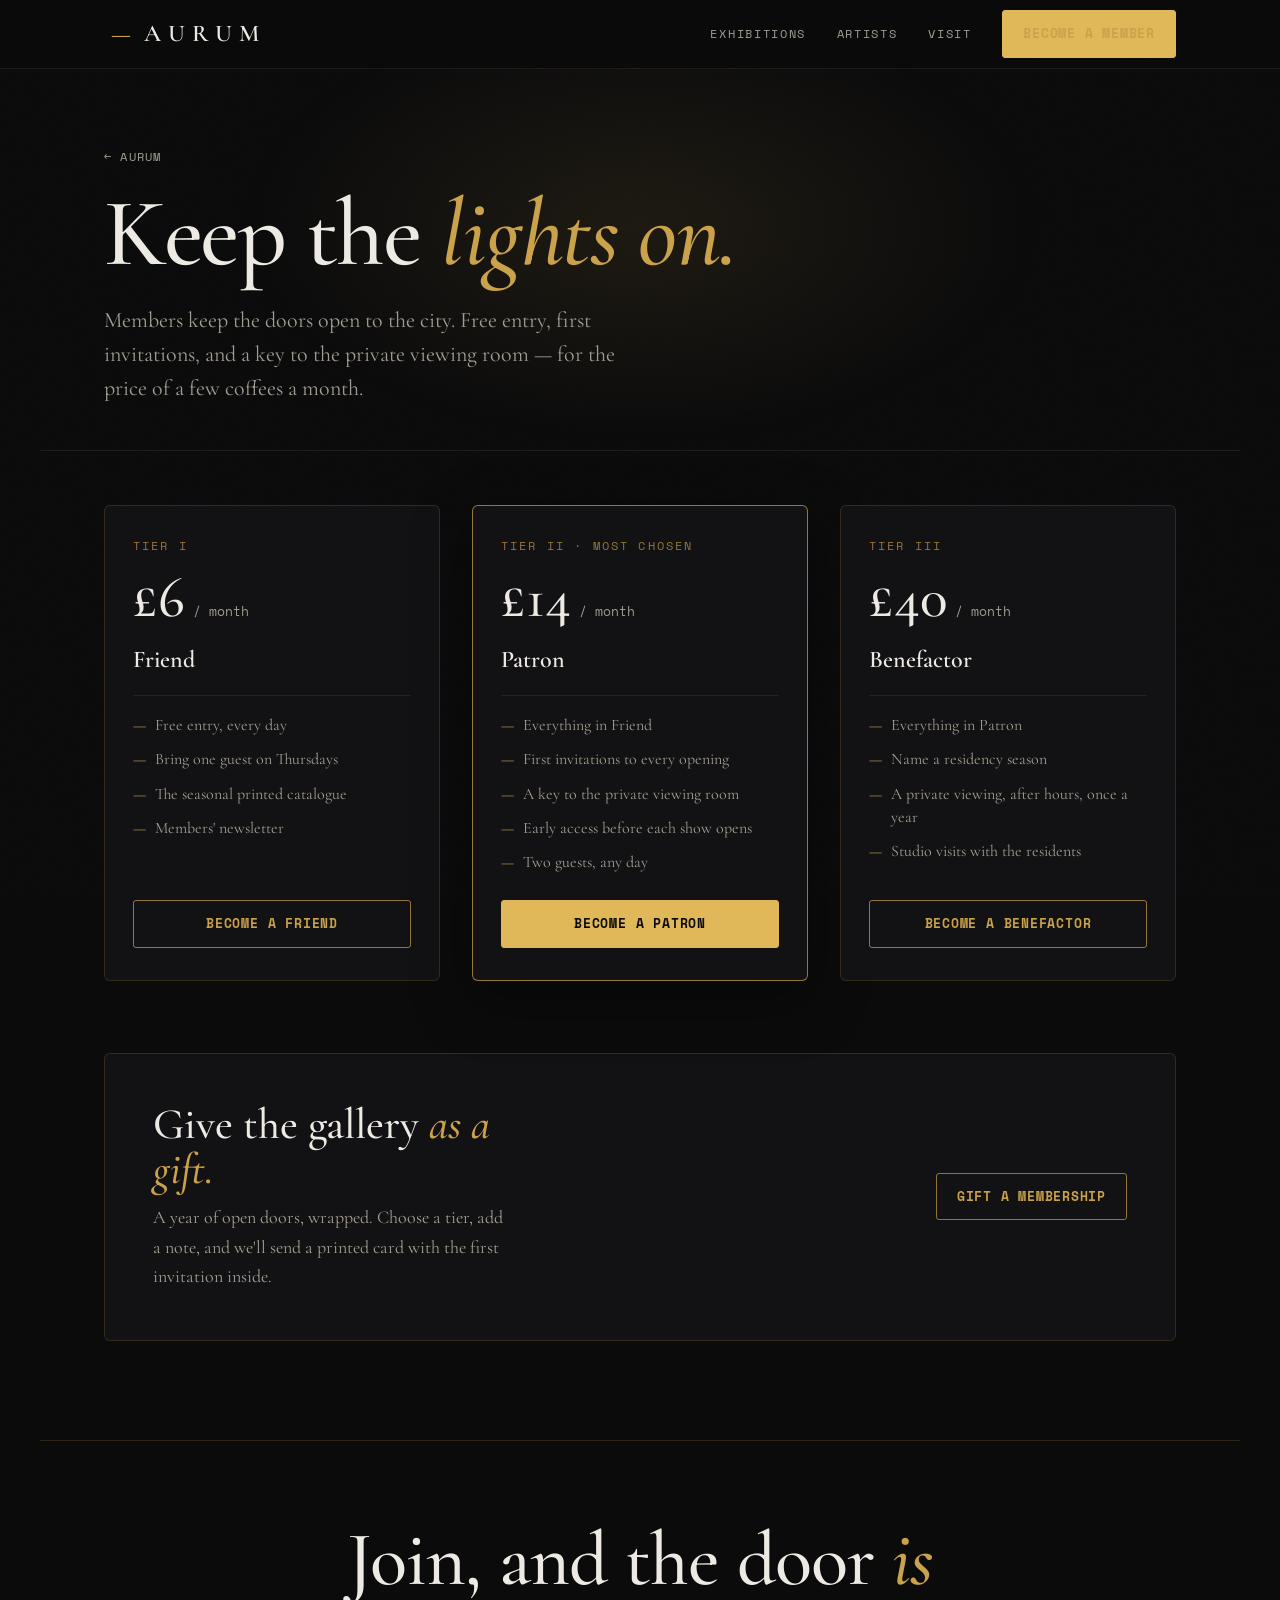
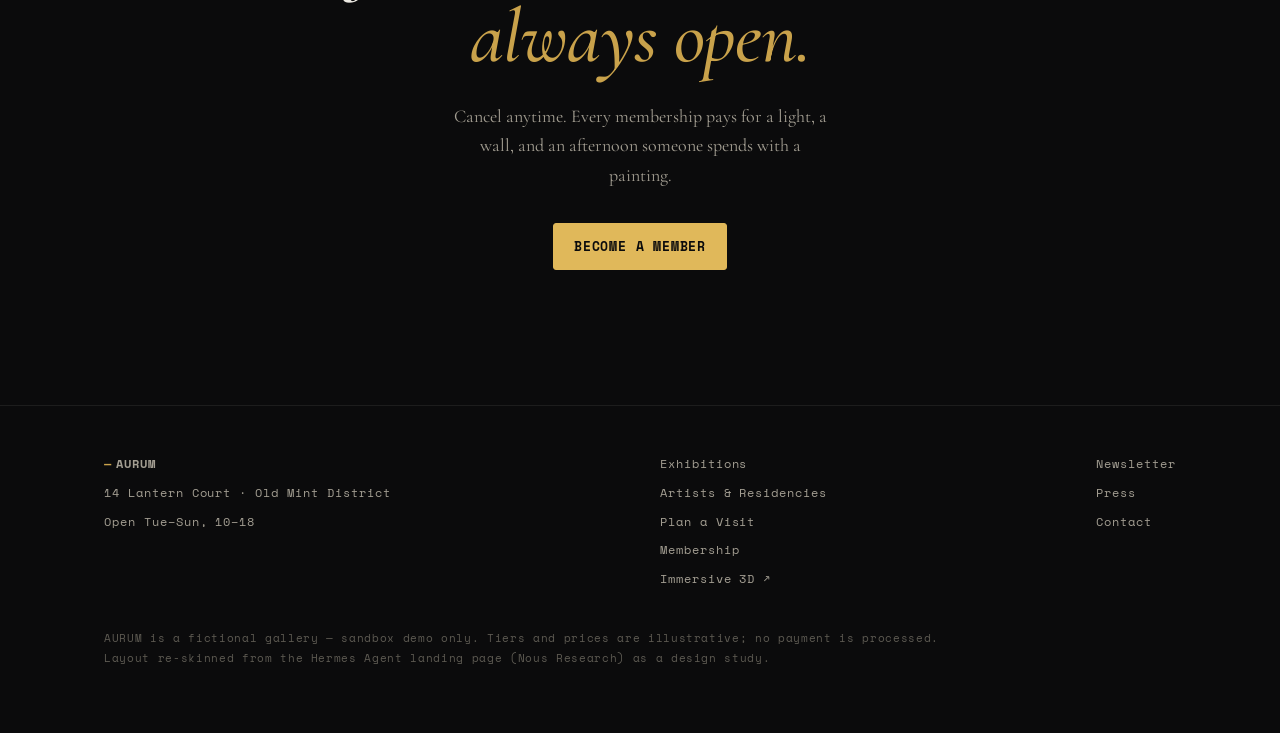
<file: membership.html>
<!DOCTYPE html>
<html lang="en">
<head>
<meta charset="UTF-8">
<meta name="viewport" content="width=device-width, initial-scale=1.0">
<title>Membership — AURUM Gallery</title>
<meta name="description" content="Join AURUM. Free entry, first invitations, and a key to the private viewing room — for the price of a few coffees a month.">
<link rel="preconnect" href="https://fonts.googleapis.com">
<link rel="preconnect" href="https://fonts.gstatic.com" crossorigin>
<link href="https://fonts.googleapis.com/css2?family=Cormorant+Garamond:wght@400;500;600;700&family=Space+Mono:wght@400;700&display=swap" rel="stylesheet">
<link rel="icon" href="favicon.svg" type="image/svg+xml">
<link rel="stylesheet" href="style.css">
</head>
<body>
<div class="glow" aria-hidden="true"></div>

<header>
  <div class="wrap nav">
    <a href="index.html" class="brand" aria-label="AURUM Gallery home">AURUM</a>
    <button class="nav-toggle" aria-expanded="false" aria-controls="primary-nav">Menu</button>
    <nav class="nav-links" id="primary-nav" aria-label="Primary">
      <a href="exhibitions.html">Exhibitions</a>
      <a href="artists.html">Artists</a>
      <a href="visit.html">Visit</a>
      <a href="membership.html" class="btn" aria-current="page">Become a Member</a>
    </nav>
  </div>
</header>

<main>
  <section class="wrap page-hero">
    <a href="index.html" class="crumb">← AURUM</a>
    <h1>Keep the <em>lights on.</em></h1>
    <p class="lede">Members keep the doors open to the city. Free entry, first invitations, and a key to the private viewing room — for the price of a few coffees a month.</p>
  </section>

  <div class="wrap">
    <div class="tiers">
      <article class="tier">
        <span class="mono">Tier I</span>
        <div class="price">£6<span class="per"> / month</span></div>
        <div class="name">Friend</div>
        <ul>
          <li>Free entry, every day</li>
          <li>Bring one guest on Thursdays</li>
          <li>The seasonal printed catalogue</li>
          <li>Members' newsletter</li>
        </ul>
        <a href="#join" class="btn btn--ghost">Become a Friend</a>
      </article>

      <article class="tier feature-tier">
        <span class="mono">Tier II · most chosen</span>
        <div class="price">£14<span class="per"> / month</span></div>
        <div class="name">Patron</div>
        <ul>
          <li>Everything in Friend</li>
          <li>First invitations to every opening</li>
          <li>A key to the private viewing room</li>
          <li>Early access before each show opens</li>
          <li>Two guests, any day</li>
        </ul>
        <a href="#join" class="btn">Become a Patron</a>
      </article>

      <article class="tier">
        <span class="mono">Tier III</span>
        <div class="price">£40<span class="per"> / month</span></div>
        <div class="name">Benefactor</div>
        <ul>
          <li>Everything in Patron</li>
          <li>Name a residency season</li>
          <li>A private viewing, after hours, once a year</li>
          <li>Studio visits with the residents</li>
        </ul>
        <a href="#join" class="btn btn--ghost">Become a Benefactor</a>
      </article>
    </div>

    <!-- gift option (on-brand: a membership makes a gift) -->
    <div class="gift-band">
      <div>
        <h2>Give the gallery <em style="color:var(--gold); font-style:italic;">as a gift.</em></h2>
        <p>A year of open doors, wrapped. Choose a tier, add a note, and we'll send a printed card with the first invitation inside.</p>
      </div>
      <a href="#gift" class="btn btn--ghost">Gift a membership</a>
    </div>
  </div>

  <section class="wrap closing" id="join">
    <h2>Join, and the door <em>is always open.</em></h2>
    <p>Cancel anytime. Every membership pays for a light, a wall, and an afternoon someone spends with a painting.</p>
    <a href="#join" class="btn">Become a Member</a>
  </section>
</main>

<footer>
  <div class="wrap foot">
    <div class="col">
      <span class="brand-sm">AURUM</span>
      <span>14 Lantern Court · Old Mint District</span>
      <span>Open Tue–Sun, 10–18</span>
    </div>
    <div class="col">
      <a href="exhibitions.html">Exhibitions</a>
      <a href="artists.html">Artists &amp; Residencies</a>
      <a href="visit.html">Plan a Visit</a>
      <a href="membership.html">Membership</a>
      <a href="https://3dgallery.ziwenzhou.com" target="_blank" rel="noopener">Immersive 3D ↗</a>
    </div>
    <div class="col">
      <a href="membership.html">Newsletter</a>
      <a href="visit.html">Press</a>
      <a href="visit.html">Contact</a>
    </div>
  </div>
  <div class="wrap fineprint">
    AURUM is a fictional gallery — sandbox demo only. Tiers and prices are illustrative; no payment is processed.<br>
    Layout re-skinned from the Hermes Agent landing page (Nous Research) as a design study.
  </div>
</footer>
<script src="script.js"></script>
</body>
</html>
</file>
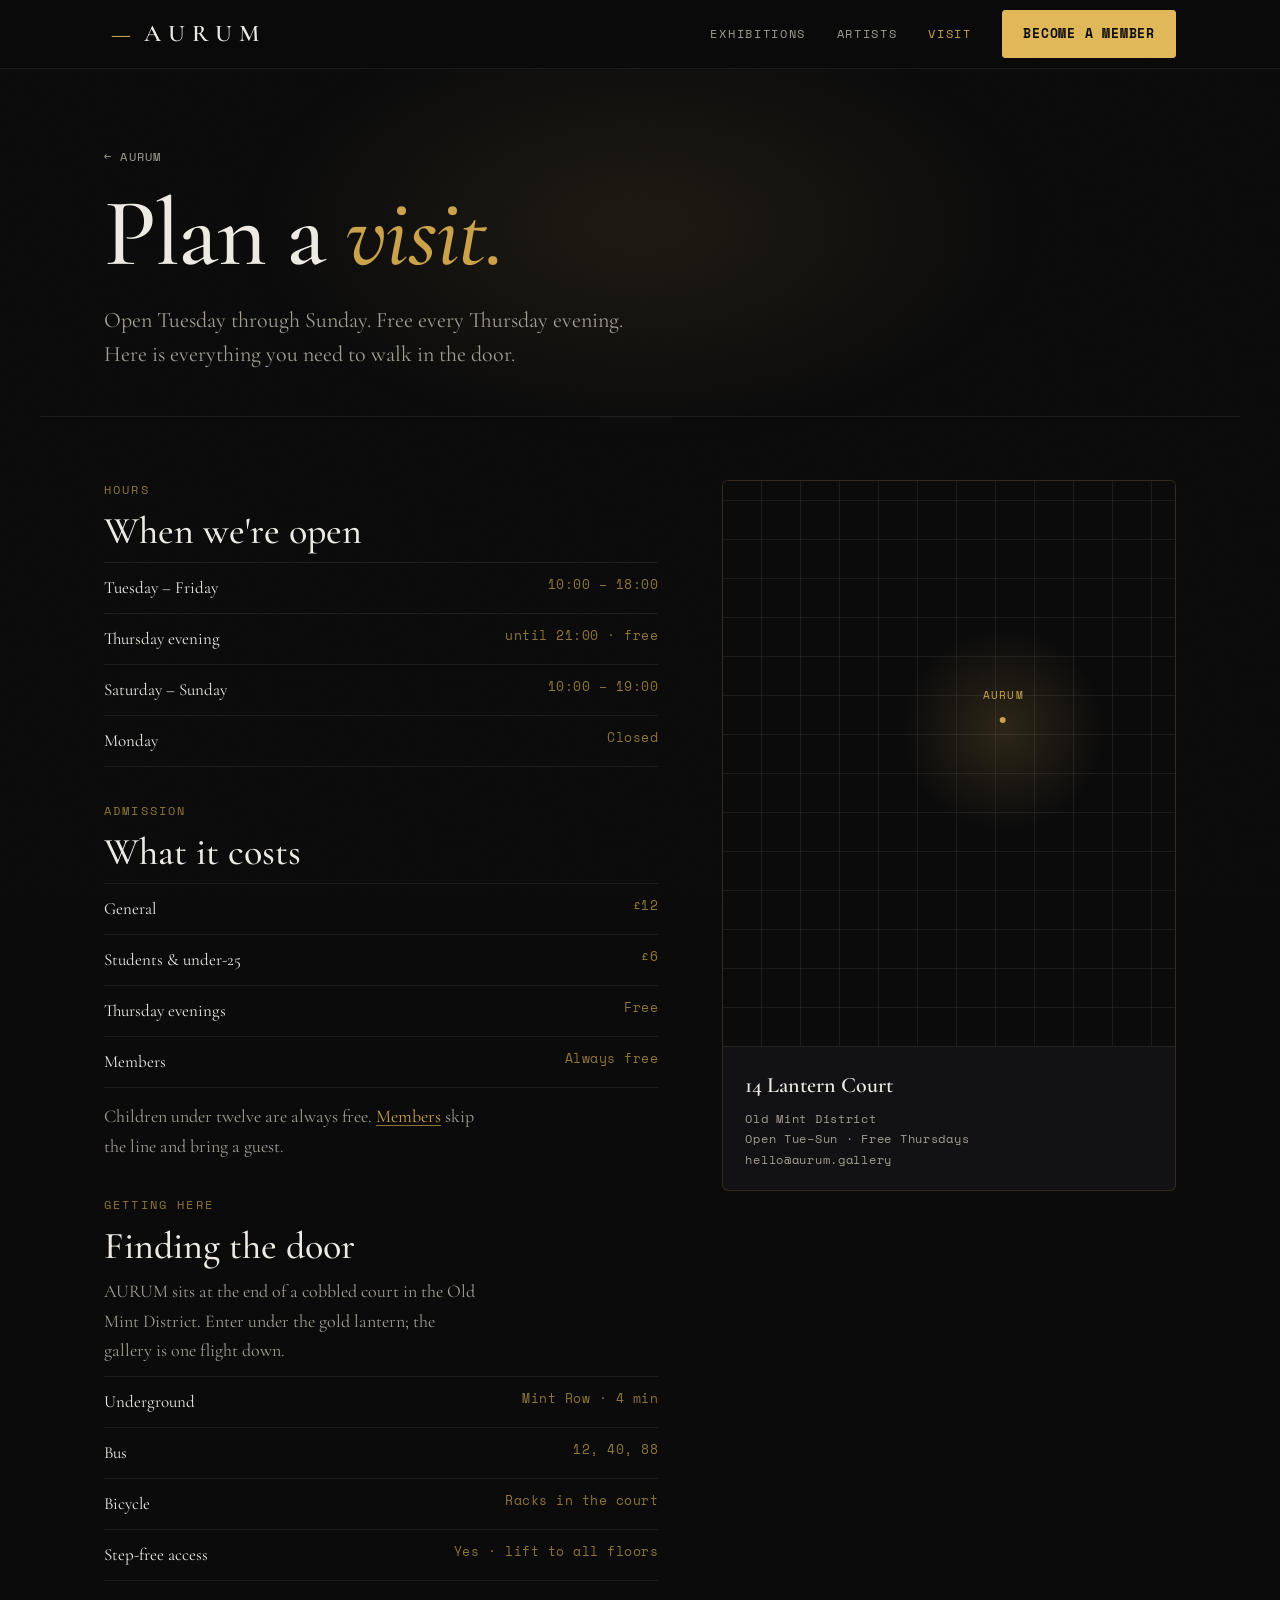
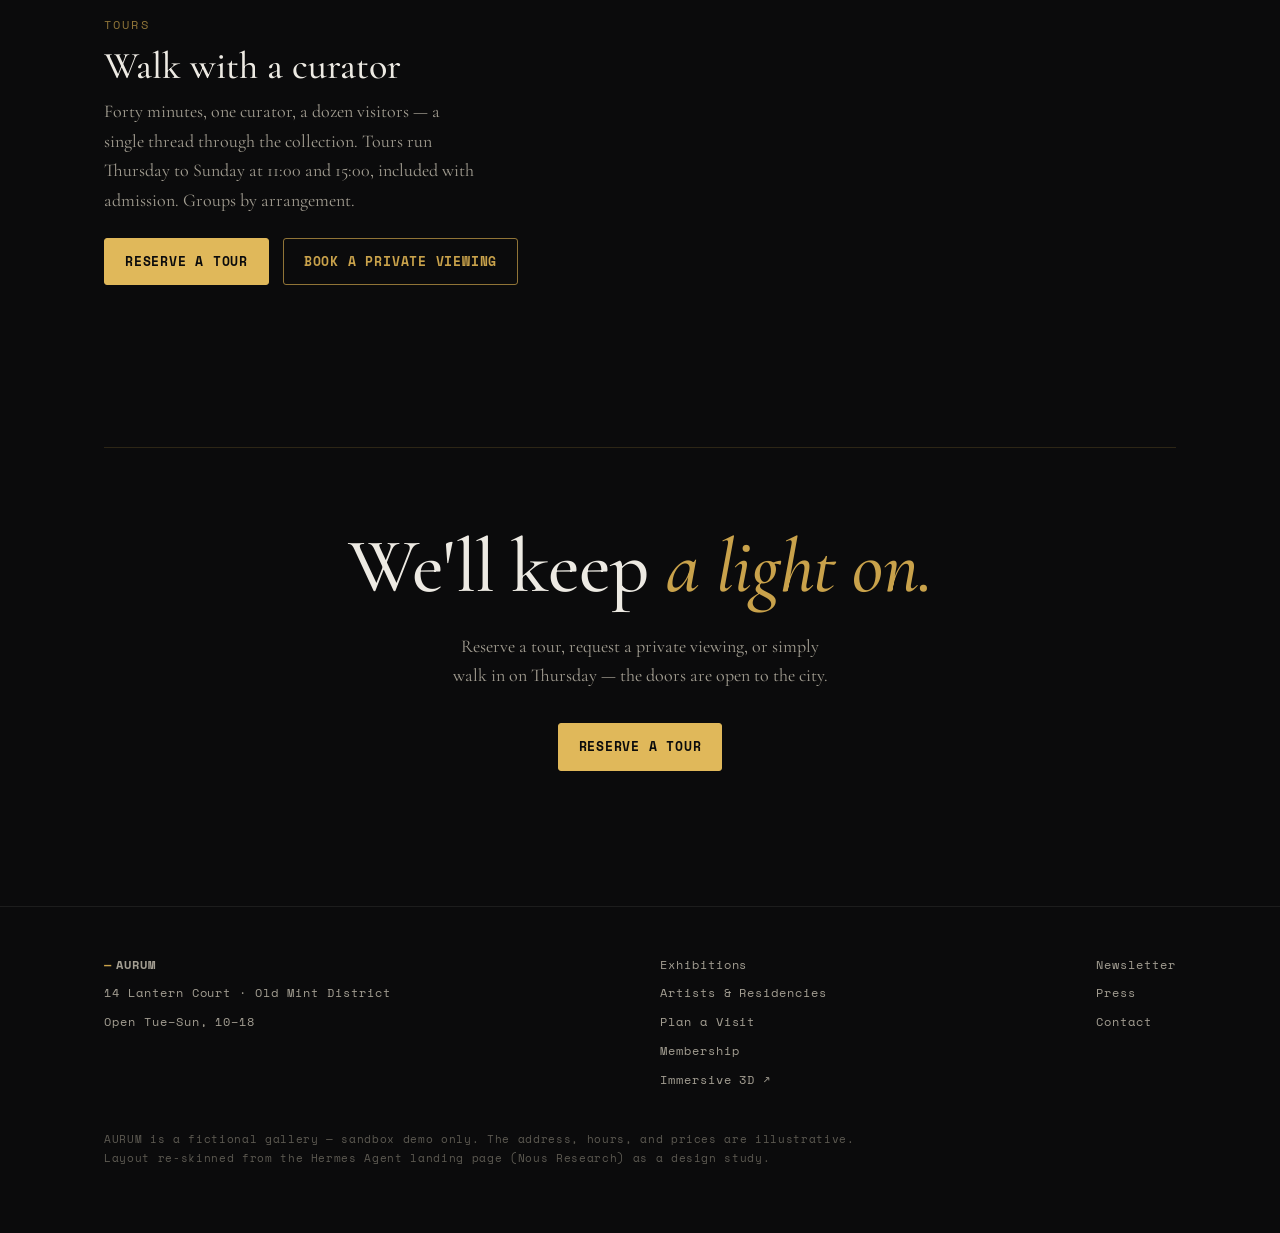
<file: visit.html>
<!DOCTYPE html>
<html lang="en">
<head>
<meta charset="UTF-8">
<meta name="viewport" content="width=device-width, initial-scale=1.0">
<title>Visit — AURUM Gallery</title>
<meta name="description" content="Hours, admission, location, and tours. Plan your visit to AURUM — open Tuesday to Sunday, free every Thursday evening.">
<link rel="preconnect" href="https://fonts.googleapis.com">
<link rel="preconnect" href="https://fonts.gstatic.com" crossorigin>
<link href="https://fonts.googleapis.com/css2?family=Cormorant+Garamond:wght@400;500;600;700&family=Space+Mono:wght@400;700&display=swap" rel="stylesheet">
<link rel="icon" href="favicon.svg" type="image/svg+xml">
<link rel="stylesheet" href="style.css">
</head>
<body>
<div class="glow" aria-hidden="true"></div>

<header>
  <div class="wrap nav">
    <a href="index.html" class="brand" aria-label="AURUM Gallery home">AURUM</a>
    <button class="nav-toggle" aria-expanded="false" aria-controls="primary-nav">Menu</button>
    <nav class="nav-links" id="primary-nav" aria-label="Primary">
      <a href="exhibitions.html">Exhibitions</a>
      <a href="artists.html">Artists</a>
      <a href="visit.html" aria-current="page">Visit</a>
      <a href="membership.html" class="btn">Become a Member</a>
    </nav>
  </div>
</header>

<main>
  <section class="wrap page-hero">
    <a href="index.html" class="crumb">← AURUM</a>
    <h1>Plan a <em>visit.</em></h1>
    <p class="lede">Open Tuesday through Sunday. Free every Thursday evening. Here is everything you need to walk in the door.</p>
  </section>

  <div class="wrap">
    <div class="visit-grid">
      <!-- left: logistics -->
      <div class="info-list">
        <div class="info-block">
          <span class="mono">Hours</span>
          <h2>When we're open</h2>
          <div class="rows">
            <div><span class="k">Tuesday – Friday</span><span class="v">10:00 – 18:00</span></div>
            <div><span class="k">Thursday evening</span><span class="v free">until 21:00 · free</span></div>
            <div><span class="k">Saturday – Sunday</span><span class="v">10:00 – 19:00</span></div>
            <div><span class="k">Monday</span><span class="v">Closed</span></div>
          </div>
        </div>

        <div class="info-block">
          <span class="mono">Admission</span>
          <h2>What it costs</h2>
          <div class="rows">
            <div><span class="k">General</span><span class="v">£12</span></div>
            <div><span class="k">Students &amp; under-25</span><span class="v">£6</span></div>
            <div><span class="k">Thursday evenings</span><span class="v free">Free</span></div>
            <div><span class="k">Members</span><span class="v free">Always free</span></div>
          </div>
          <p style="margin-top:14px;">Children under twelve are always free. <a href="membership.html" class="link">Members</a> skip the line and bring a guest.</p>
        </div>

        <div class="info-block" id="getting-here">
          <span class="mono">Getting here</span>
          <h2>Finding the door</h2>
          <p>AURUM sits at the end of a cobbled court in the Old Mint District. Enter under the gold lantern; the gallery is one flight down.</p>
          <div class="rows">
            <div><span class="k">Underground</span><span class="v">Mint Row · 4 min</span></div>
            <div><span class="k">Bus</span><span class="v">12, 40, 88</span></div>
            <div><span class="k">Bicycle</span><span class="v">Racks in the court</span></div>
            <div><span class="k">Step-free access</span><span class="v free">Yes · lift to all floors</span></div>
          </div>
        </div>

        <div class="info-block" id="tours">
          <span class="mono">Tours</span>
          <h2>Walk with a curator</h2>
          <p>Forty minutes, one curator, a dozen visitors — a single thread through the collection. Tours run Thursday to Sunday at 11:00 and 15:00, included with admission. Groups by arrangement.</p>
          <div class="visit-cta">
            <a href="#book" class="btn">Reserve a tour</a>
            <a href="membership.html" class="btn btn--ghost">Book a private viewing</a>
          </div>
        </div>
      </div>

      <!-- right: location plate (stylised — fictional gallery) -->
      <aside class="map-plate" aria-label="Location">
        <div class="grid-art" role="img" aria-label="Stylised map of the Old Mint District with AURUM marked at the end of Lantern Court.">
          <span class="pin">AURUM</span>
        </div>
        <div class="addr">
          <div class="ttl">14 Lantern Court</div>
          <div class="line">Old Mint District<br>Open Tue–Sun · Free Thursdays<br>hello@aurum.gallery</div>
        </div>
      </aside>
    </div>

    <section class="closing" id="book">
      <h2>We'll keep <em>a light on.</em></h2>
      <p>Reserve a tour, request a private viewing, or simply walk in on Thursday — the doors are open to the city.</p>
      <a href="#tours" class="btn">Reserve a tour</a>
    </section>
  </div>
</main>

<footer>
  <div class="wrap foot">
    <div class="col">
      <span class="brand-sm">AURUM</span>
      <span>14 Lantern Court · Old Mint District</span>
      <span>Open Tue–Sun, 10–18</span>
    </div>
    <div class="col">
      <a href="exhibitions.html">Exhibitions</a>
      <a href="artists.html">Artists &amp; Residencies</a>
      <a href="visit.html">Plan a Visit</a>
      <a href="membership.html">Membership</a>
      <a href="https://3dgallery.ziwenzhou.com" target="_blank" rel="noopener">Immersive 3D ↗</a>
    </div>
    <div class="col">
      <a href="membership.html">Newsletter</a>
      <a href="visit.html">Press</a>
      <a href="visit.html">Contact</a>
    </div>
  </div>
  <div class="wrap fineprint">
    AURUM is a fictional gallery — sandbox demo only. The address, hours, and prices are illustrative.<br>
    Layout re-skinned from the Hermes Agent landing page (Nous Research) as a design study.
  </div>
</footer>
<script src="script.js"></script>
</body>
</html>
</file>
<file: style.css>
/* ===========================================================
   AURUM Gallery — shared styles for all pages
   Gold = light, never paint. See CLAUDE.md for the locked system.
   =========================================================== */

:root{
  --bg:#0B0B0C;
  --bg-raise:#121113;
  --text:#EDEAE3;
  --muted:#A39E92;
  --gold:#C9A24B;
  --gold-bright:#E0B85A;     /* primary CTA fill only */
  --gold-soft:rgba(201,162,75,.70);
  --hair:rgba(201,162,75,.18);
  --hair-faint:rgba(237,234,227,.08);
  --serif:'Cormorant Garamond','Hoefler Text',Georgia,'Times New Roman',serif;
  --mono:'Space Mono',ui-monospace,'SF Mono',Menlo,monospace;
  --maxw:1200px;
  --pad:clamp(20px,5vw,64px);
}

*{box-sizing:border-box;margin:0;padding:0;}
@media (prefers-reduced-motion:no-preference){ html{scroll-behavior:smooth;} }

body{
  background:var(--bg); color:var(--text);
  font-family:var(--serif); font-size:18px; line-height:1.65;
  -webkit-font-smoothing:antialiased; overflow-x:hidden;
}

/* grain + ambient gold spotlight */
body::before{
  content:""; position:fixed; inset:0; z-index:0; pointer-events:none;
  background-image:url("data:image/svg+xml,%3Csvg xmlns='http://www.w3.org/2000/svg' width='160' height='160'%3E%3Cfilter id='n'%3E%3CfeTurbulence type='fractalNoise' baseFrequency='0.85' numOctaves='2' stitchTiles='stitch'/%3E%3C/filter%3E%3Crect width='100%25' height='100%25' filter='url(%23n)' opacity='0.4'/%3E%3C/svg%3E");
  opacity:.05; mix-blend-mode:overlay;
}
.glow{
  position:fixed; top:-10%; left:50%; transform:translateX(-50%);
  width:90vw; height:70vh; z-index:0; pointer-events:none;
  background:radial-gradient(closest-side,rgba(201,162,75,.10),rgba(201,162,75,0) 70%);
}

.wrap{position:relative; z-index:1; max-width:var(--maxw); margin:0 auto; padding-inline:var(--pad);}

a{color:inherit;}
a.link{color:var(--gold); text-decoration:underline; text-underline-offset:3px; text-decoration-thickness:1px; text-decoration-color:var(--gold-soft);}
a.link:hover{text-decoration-color:var(--gold);}
:focus-visible{outline:2px solid var(--gold); outline-offset:3px; border-radius:2px;}

.mono{font-family:var(--mono); letter-spacing:.18em; text-transform:uppercase; font-size:12px; color:var(--gold-soft);}

/* ---------------- buttons ---------------- */
.btn{
  font-family:var(--mono); font-size:13px; letter-spacing:.06em; text-transform:uppercase; font-weight:700;
  background:var(--gold-bright); color:#0B0B0C;     /* brighter fill, dark text — fixes muddy mid-gold */
  padding:12px 20px; border-radius:3px; text-decoration:none; border:1px solid var(--gold-bright);
  display:inline-block; white-space:nowrap; transition:filter .2s, transform .1s;
}
.btn:hover{filter:brightness(1.06);}
.btn:active{transform:translateY(1px);}
/* secondary / gallery-native ghost button */
.btn--ghost{
  background:transparent; color:var(--gold); border:1px solid var(--gold-soft);
}
.btn--ghost:hover{background:var(--hair); border-color:var(--gold); color:var(--text); filter:none;}

/* ---------------- nav ---------------- */
header{position:sticky; top:0; z-index:20; backdrop-filter:blur(8px); background:rgba(11,11,12,.72); border-bottom:1px solid var(--hair-faint);}
.nav{display:flex; align-items:center; justify-content:space-between; height:68px;}
.brand{font-family:var(--serif); font-weight:600; font-size:24px; letter-spacing:.30em; padding-left:.30em; text-decoration:none;}
.brand::before{content:"—"; color:var(--gold); margin-right:.55em; letter-spacing:0;}
.nav-links{display:flex; align-items:center; gap:clamp(14px,2.4vw,34px);}
.nav-links a:not(.btn){font-family:var(--mono); font-size:12px; letter-spacing:.14em; text-transform:uppercase; color:var(--muted); text-decoration:none; transition:color .2s;}
.nav-links a:not(.btn):hover, .nav-links a[aria-current="page"]{color:var(--text);}
.nav-links a[aria-current="page"]{color:var(--gold);}
.nav-toggle{display:none; background:transparent; border:1px solid var(--hair); color:var(--gold); font-family:var(--mono); font-size:12px; letter-spacing:.12em; text-transform:uppercase; padding:8px 14px; border-radius:3px; cursor:pointer;}

/* ---------------- generic page hero (sub-pages) ---------------- */
.page-hero{padding-top:clamp(48px,8vh,96px); padding-bottom:clamp(32px,5vh,56px); border-bottom:1px solid var(--hair-faint);}
.page-hero .crumb{font-family:var(--mono); font-size:12px; letter-spacing:.1em; text-transform:uppercase; color:var(--muted); text-decoration:none; display:inline-block; margin-bottom:20px;}
.page-hero .crumb:hover{color:var(--gold);}
.page-hero h1{font-weight:500; letter-spacing:-.015em; line-height:.98; font-size:clamp(46px,7.5vw,104px); max-width:16ch;}
.page-hero h1 em{font-style:italic; color:var(--gold);}
.page-hero p.lede{margin-top:22px; max-width:50ch; color:var(--muted); font-size:clamp(17px,2vw,22px); line-height:1.55;}

/* ---------------- home hero ---------------- */
.hero{padding-top:clamp(56px,9vh,120px); padding-bottom:clamp(40px,6vh,72px);}
.hero .kick{margin-bottom:22px; display:inline-block;}
.hero h1{font-weight:500; letter-spacing:-.015em; line-height:1.0; font-size:clamp(56px,9vw,128px); max-width:15ch; padding-bottom:.04em;}
.hero h1 em{font-style:italic; color:var(--gold);}
.hero p.lede{margin-top:26px; max-width:44ch; color:var(--muted); font-size:clamp(18px,2.1vw,23px); line-height:1.55;}

/* ---------------- cards (3-up) ---------------- */
.cards{display:flex; flex-wrap:wrap; gap:20px; margin-top:clamp(40px,6vh,68px);}
.card{flex:1 1 260px; min-width:0; border:1px solid var(--hair); border-radius:6px; overflow:hidden; background:var(--bg-raise); display:flex; flex-direction:column; transition:border-color .25s, transform .25s;}
.card:hover{border-color:var(--gold-soft); transform:translateY(-3px);}
.card .thumb{aspect-ratio:4/3; overflow:hidden; position:relative; border-bottom:1px solid var(--hair-faint);}
.card .thumb img{width:100%; height:100%; object-fit:cover; filter:saturate(.92) brightness(.92);}
.card .body{padding:20px 22px 24px;}
.card .body .mono{display:block; margin-bottom:10px;}
.card .body h3{font-weight:600; font-size:27px; line-height:1.1; margin-bottom:6px;}
.card .body p{color:var(--muted); font-size:16px; line-height:1.5; margin-bottom:16px;}

/* ---------------- featured / now-showing band ---------------- */
.featured{margin-top:clamp(72px,11vh,128px); border-top:1px solid var(--hair); padding-top:clamp(40px,6vh,64px);}
.featured .head{display:flex; align-items:baseline; justify-content:space-between; gap:20px; flex-wrap:wrap; margin-bottom:28px;}
.featured h2{font-weight:500; font-size:clamp(34px,5vw,60px); letter-spacing:-.01em; line-height:1;}
.featured .plate{position:relative; border:1px solid var(--hair); border-radius:6px; overflow:hidden; aspect-ratio:16/9; background:var(--bg-raise);}
.featured .plate img{width:100%; height:100%; object-fit:cover; filter:saturate(.95);}
.featured .caption{position:absolute; left:0; bottom:0; right:0; padding:22px 26px; background:linear-gradient(0deg,rgba(11,11,12,.92),rgba(11,11,12,.45) 55%,transparent);}
.featured .caption .ttl{font-size:clamp(22px,3vw,34px); font-weight:600; line-height:1.1;}
.featured .caption .meta{font-family:var(--mono); font-size:12px; letter-spacing:.08em; color:var(--gold-soft); margin-top:8px;}

/* ---------------- six numbered blocks ---------------- */
.features{margin-top:clamp(64px,9vh,112px);}
.feature{display:grid; grid-template-columns:1fr 1fr; gap:clamp(28px,5vw,72px); align-items:center; padding:clamp(56px,8vh,104px) 0; border-top:1px solid var(--hair-faint);}
.feature:nth-child(even) .feature__media{order:2;}
.feature__media{position:relative;}
.frame{border:1px solid var(--hair); border-radius:4px; padding:clamp(14px,2vw,26px); background:var(--bg-raise);}
.frame .art{overflow:hidden; border-radius:2px; box-shadow:0 18px 50px rgba(0,0,0,.45); aspect-ratio:4/5;}
.feature:nth-child(3n+1) .frame .art{aspect-ratio:4/5;}
.feature:nth-child(3n+2) .frame .art{aspect-ratio:1/1;}
.feature:nth-child(3n+3) .frame .art{aspect-ratio:5/4;}
.frame .art img{width:100%; height:100%; object-fit:cover; filter:saturate(.94) brightness(.95);}
.frame .label{display:flex; justify-content:space-between; align-items:baseline; margin-top:14px; gap:12px;}
.frame .label .t{font-style:italic; font-size:17px; color:var(--text);}
.frame .label .a{font-family:var(--mono); font-size:11px; letter-spacing:.06em; color:var(--gold-soft); text-align:right; white-space:nowrap;}
.feature__copy .num{font-family:var(--mono); font-size:13px; letter-spacing:.05em; color:var(--gold); display:block; margin-bottom:18px;}
.feature__copy .num b{font-weight:700;}
.feature__copy .kicker{display:block; font-family:var(--mono); font-size:12px; letter-spacing:.2em; text-transform:uppercase; color:var(--gold-soft); margin-bottom:12px;}
.feature__copy h2{font-weight:500; font-size:clamp(34px,4.6vw,56px); letter-spacing:-.01em; line-height:1.02; margin-bottom:18px;}
.feature__copy p{color:var(--muted); font-size:clamp(17px,1.7vw,20px); line-height:1.6; max-width:44ch;}
.feature__copy .more{margin-top:22px; display:inline-block;}

/* ---------------- VISIT page ---------------- */
.visit-grid{display:grid; grid-template-columns:1.1fr .9fr; gap:clamp(28px,5vw,64px); padding:clamp(48px,7vh,88px) 0; align-items:start;}
.info-list{display:flex; flex-direction:column; gap:34px;}
.info-block .mono{display:block; margin-bottom:12px;}
.info-block h2{font-weight:500; font-size:clamp(26px,3vw,38px); line-height:1.05; margin-bottom:10px;}
.info-block p{color:var(--muted); max-width:42ch;}
.info-block .rows{margin-top:10px; border-top:1px solid var(--hair-faint);}
.info-block .rows div{display:flex; justify-content:space-between; gap:20px; padding:11px 0; border-bottom:1px solid var(--hair-faint); font-size:17px;}
.info-block .rows div .k{color:var(--text);}
.info-block .rows div .v{font-family:var(--mono); font-size:13px; letter-spacing:.04em; color:var(--gold-soft); white-space:nowrap;}
.info-block .free{color:var(--gold);}
.map-plate{position:sticky; top:88px; border:1px solid var(--hair); border-radius:6px; overflow:hidden; background:var(--bg-raise);}
.map-plate .grid-art{aspect-ratio:4/5; background:
  repeating-linear-gradient(0deg,transparent 0 38px,var(--hair-faint) 38px 39px),
  repeating-linear-gradient(90deg,transparent 0 38px,var(--hair-faint) 38px 39px),
  radial-gradient(circle at 62% 44%,rgba(201,162,75,.18),transparent 24%),
  var(--bg);
  position:relative;}
.map-plate .pin{position:absolute; top:44%; left:62%; transform:translate(-50%,-100%); color:var(--gold); font-family:var(--mono); font-size:11px; letter-spacing:.1em; text-align:center;}
.map-plate .pin::after{content:"●"; display:block; font-size:14px; margin-top:2px;}
.map-plate .addr{padding:20px 22px; border-top:1px solid var(--hair-faint);}
.map-plate .addr .ttl{font-family:var(--serif); font-size:22px; font-weight:600;}
.map-plate .addr .line{font-family:var(--mono); font-size:12px; letter-spacing:.06em; color:var(--muted); margin-top:6px; line-height:1.7;}
.visit-cta{display:flex; flex-wrap:wrap; gap:14px; margin-top:22px;}

/* ---------------- EXHIBITIONS page ---------------- */
.section-rule{margin-top:clamp(64px,9vh,104px); padding-top:clamp(28px,4vh,44px); border-top:1px solid var(--hair); display:flex; align-items:baseline; justify-content:space-between; gap:16px; flex-wrap:wrap;}
.section-rule h2{font-weight:500; font-size:clamp(30px,4vw,52px); line-height:1; letter-spacing:-.01em;}
.exhib-grid{display:grid; grid-template-columns:repeat(2,1fr); gap:clamp(24px,4vw,44px); margin-top:36px;}
.exhib{border:1px solid var(--hair); border-radius:6px; overflow:hidden; background:var(--bg-raise); display:flex; flex-direction:column; transition:border-color .25s, transform .25s;}
.exhib:hover{border-color:var(--gold-soft); transform:translateY(-3px);}
.exhib .pic{aspect-ratio:3/2; overflow:hidden; border-bottom:1px solid var(--hair-faint);}
.exhib .pic img{width:100%; height:100%; object-fit:cover; filter:saturate(.93) brightness(.92);}
.exhib .body{padding:22px 24px 26px;}
.exhib .body .mono{display:block; margin-bottom:10px;}
.exhib .body h3{font-weight:600; font-size:clamp(24px,2.5vw,32px); line-height:1.08; margin-bottom:8px;}
.exhib .body p{color:var(--muted); font-size:16px; line-height:1.5;}
.past-list{margin-top:36px; border-top:1px solid var(--hair-faint);}
.past-list a{display:flex; justify-content:space-between; gap:20px; align-items:baseline; padding:18px 4px; border-bottom:1px solid var(--hair-faint); text-decoration:none; transition:background .2s;}
.past-list a:hover{background:rgba(201,162,75,.04);}
.past-list a:hover .pt{color:var(--gold);}
.past-list .pt{font-family:var(--serif); font-size:clamp(20px,2.4vw,28px); font-weight:500;}
.past-list .pm{font-family:var(--mono); font-size:12px; letter-spacing:.06em; color:var(--muted); white-space:nowrap;}

/* ---------------- ARTISTS page ---------------- */
.artist-grid{display:grid; grid-template-columns:repeat(3,1fr); gap:clamp(20px,3vw,36px); margin-top:clamp(40px,6vh,68px);}
.artist{border:1px solid var(--hair); border-radius:6px; overflow:hidden; background:var(--bg-raise); transition:border-color .25s, transform .25s;}
.artist:hover{border-color:var(--gold-soft); transform:translateY(-3px);}
.artist .pic{aspect-ratio:4/5; overflow:hidden;}
.artist .pic img{width:100%; height:100%; object-fit:cover; filter:saturate(.9) brightness(.9);}
.artist .body{padding:18px 20px 22px;}
.artist .body .num{font-family:var(--mono); font-size:11px; letter-spacing:.1em; color:var(--gold-soft); display:block; margin-bottom:8px;}
.artist .body h3{font-weight:600; font-size:24px; line-height:1.05;}
.artist .body .med{font-family:var(--mono); font-size:12px; letter-spacing:.04em; color:var(--muted); margin-top:6px;}
.statement{display:grid; grid-template-columns:1fr 1fr; gap:clamp(28px,5vw,64px); align-items:center; margin-top:clamp(64px,9vh,104px); padding-top:clamp(40px,6vh,64px); border-top:1px solid var(--hair);}
.statement blockquote{font-family:var(--serif); font-style:italic; font-size:clamp(26px,3.2vw,40px); line-height:1.25;}
.statement .attr{font-family:var(--mono); font-size:12px; letter-spacing:.08em; color:var(--gold-soft); margin-top:18px;}
.statement .frame{margin:0;}

/* ---------------- MEMBERSHIP page ---------------- */
.tiers{display:grid; grid-template-columns:repeat(3,1fr); gap:clamp(20px,3vw,32px); margin-top:clamp(40px,6vh,68px);}
.tier{border:1px solid var(--hair); border-radius:6px; background:var(--bg-raise); padding:30px 28px 32px; display:flex; flex-direction:column;}
.tier.feature-tier{border-color:var(--gold-soft); box-shadow:0 18px 60px rgba(0,0,0,.4);}
.tier .mono{display:block; margin-bottom:14px;}
.tier .price{font-family:var(--serif); font-size:clamp(40px,4.5vw,58px); font-weight:500; line-height:1;}
.tier .price .per{font-family:var(--mono); font-size:13px; letter-spacing:.04em; color:var(--muted); text-transform:none; letter-spacing:0;}
.tier .name{font-family:var(--serif); font-size:24px; font-weight:600; margin:12px 0 16px;}
.tier ul{list-style:none; display:flex; flex-direction:column; gap:11px; margin:0 0 26px; border-top:1px solid var(--hair-faint); padding-top:18px;}
.tier ul li{color:var(--muted); font-size:16px; line-height:1.45; padding-left:22px; position:relative;}
.tier ul li::before{content:"—"; color:var(--gold); position:absolute; left:0;}
.tier .btn{margin-top:auto; text-align:center;}
.gift-band{margin-top:clamp(56px,8vh,96px); border:1px solid var(--hair); border-radius:6px; padding:clamp(28px,4vw,48px); display:flex; flex-wrap:wrap; align-items:center; justify-content:space-between; gap:24px; background:var(--bg-raise);}
.gift-band h2{font-weight:500; font-size:clamp(28px,3.4vw,44px); line-height:1.05; max-width:18ch;}
.gift-band p{color:var(--muted); max-width:40ch; margin-top:10px;}

/* ---------------- closing / footer ---------------- */
.closing{margin-top:clamp(72px,11vh,128px); border-top:1px solid var(--hair); padding:clamp(60px,9vh,110px) 0; text-align:center;}
.closing h2{font-weight:500; font-size:clamp(38px,6vw,82px); letter-spacing:-.01em; line-height:1; max-width:18ch; margin:0 auto 26px;}
.closing h2 em{font-style:italic; color:var(--gold);}
.closing p{color:var(--muted); max-width:42ch; margin:0 auto 32px;}

footer{border-top:1px solid var(--hair-faint); padding:48px 0 64px; margin-top:clamp(40px,6vh,72px);}
.foot{display:flex; flex-wrap:wrap; justify-content:space-between; gap:28px; align-items:flex-start;}
.foot .brand-sm{font-family:var(--serif); font-weight:600; font-size:21px; letter-spacing:.28em;}
.foot .brand-sm::before{content:"—"; color:var(--gold); margin-right:.4em; letter-spacing:0;}
.foot .col{display:flex; flex-direction:column; gap:9px;}
.foot .col span, .foot .col a{font-family:var(--mono); font-size:12px; letter-spacing:.08em; color:var(--muted); text-decoration:none;}
.foot .col a:hover{color:var(--text);}
.fineprint{margin-top:40px; font-family:var(--mono); font-size:11px; letter-spacing:.06em; color:#5d5a52; line-height:1.8;}
.fineprint a{color:#5d5a52; text-decoration:underline; text-underline-offset:2px;}

/* ---------------- responsive ---------------- */
@media (max-width:880px){
  .visit-grid{grid-template-columns:1fr;}
  .map-plate{position:static;}
  .exhib-grid{grid-template-columns:1fr;}
  .artist-grid{grid-template-columns:repeat(2,1fr);}
  .tiers{grid-template-columns:1fr;}
  .statement{grid-template-columns:1fr;}
}
@media (max-width:760px){
  .nav-links{position:fixed; inset:68px 0 auto 0; flex-direction:column; align-items:flex-start; gap:0; background:var(--bg-raise); border-bottom:1px solid var(--hair); padding:8px var(--pad) 22px; transform:translateY(-130%); transition:transform .3s; box-shadow:0 20px 40px rgba(0,0,0,.5); visibility:hidden;}
  .nav-links.open{transform:translateY(0); visibility:visible;}
  .nav-links a:not(.btn){padding:13px 0; width:100%; border-bottom:1px solid var(--hair-faint);}
  .nav-links .btn{margin-top:14px;}
  .nav-toggle{display:inline-block;}
  .feature{grid-template-columns:1fr; gap:34px; padding:48px 0;}
  .feature:nth-child(even) .feature__media{order:0;}
  .feature__media{order:0;}
  .featured .plate{aspect-ratio:4/3;}
  .artist-grid{grid-template-columns:1fr;}
}
</file>
